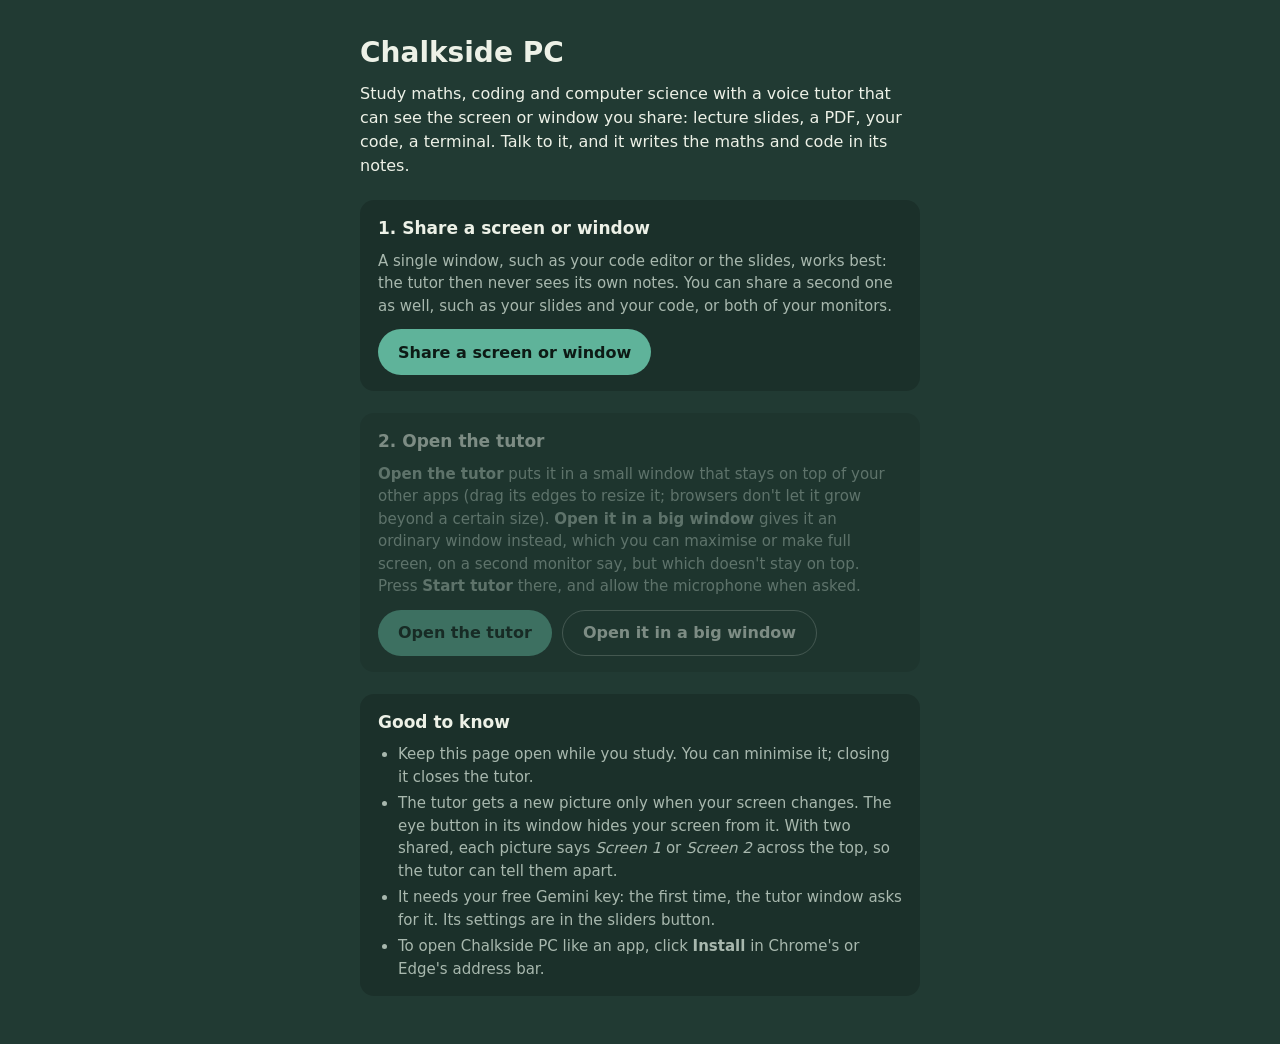
<file: pc/index.html>
<!doctype html>
<html lang="en-GB">
<head>
<meta charset="utf-8">
<meta name="viewport" content="width=device-width, initial-scale=1">
<title>Chalkside PC</title>
<!--
  Chalkside on a computer: a Gemini Live tutor for maths, coding and computer science that sees
  the screen or window you share here. The tutor itself is the same page the Android app floats
  over other apps (../?overlay&pc); here it opens in a window that stays on top (Chrome and Edge),
  or beside these steps where browsers can't do that. js/pcbridge.js connects the two.
-->
<link rel="manifest" href="manifest.webmanifest">
<link rel="icon" href="../icons/icon-192.png">
<meta name="theme-color" content="#213a33">
<style>
  :root { --slate: #213a33; --chalk: #edf1e7; --dim: #a8b8ae; --accent: #5fb39a; --ink: #0d1a15; --bad: #ff8b7e; color-scheme: dark; }
  * { box-sizing: border-box; }
  body { margin: 0; min-height: 100vh; background: var(--slate); color: var(--chalk); font: 16px/1.5 system-ui, "Segoe UI", sans-serif; }
  main { display: grid; grid-template-columns: minmax(0, 560px); justify-content: center; gap: 0 32px; padding: 32px 20px 48px; }
  main.is-beside { grid-template-columns: minmax(0, 460px) minmax(0, 520px); }
  h1 { margin: 0 0 4px; font-size: 28px; }
  h2 { margin: 0 0 6px; font-size: 17px; }
  p { margin: 8px 0; }
  .dim { color: var(--dim); font-size: 15px; }
  .step { margin-top: 22px; padding: 16px 18px; border-radius: 14px; background: rgba(0, 0, 0, 0.18); }
  .step.is-off { opacity: 0.45; }
  .buttons { display: flex; gap: 10px; margin-top: 12px; flex-wrap: wrap; }
  button { height: 46px; padding: 0 20px; border: 0; border-radius: 23px; background: var(--accent); color: var(--ink); font: 700 16px system-ui, sans-serif; cursor: pointer; }
  button.ghost { background: transparent; color: var(--chalk); border: 1px solid rgba(237, 241, 231, 0.4); }
  button:disabled { cursor: default; }
  .status { font-weight: 600; }
  .bad { color: var(--bad); }
  .note { padding: 12px 14px; border-radius: 10px; background: rgba(255, 139, 126, 0.15); }
  ul { margin: 8px 0 0; padding-left: 20px; }
  li + li { margin-top: 4px; }
  #here { display: none; height: min(760px, calc(100vh - 64px)); border-radius: 14px; overflow: hidden; background: var(--slate); box-shadow: 0 0 0 1px rgba(237, 241, 231, 0.14); }
  main.is-beside #here { display: block; position: sticky; top: 32px; }
  [hidden] { display: none !important; }
  @media (max-width: 1040px) { main.is-beside { grid-template-columns: minmax(0, 560px); } main.is-beside #here { position: static; margin-top: 22px; } }
</style>
</head>
<body>
<main id="main">
  <div>
    <h1>Chalkside PC</h1>
    <p>Study maths, coding and computer science with a voice tutor that can see the screen or window you share: lecture slides, a PDF, your code, a terminal. Talk to it, and it writes the maths and code in its notes.</p>
    <p class="note" id="notPc" hidden>This part of Chalkside is for a computer. Open this page in Chrome or Edge on your PC.</p>

    <section class="step" id="step1">
      <h2>1. Share a screen or window</h2>
      <p class="dim">A single window, such as your code editor or the slides, works best: the tutor then never sees its own notes. You can share a second one as well, such as your slides and your code, or both of your monitors.</p>
      <p class="status" id="shareState" role="status"></p>
      <div class="buttons">
        <button type="button" id="share">Share a screen or window</button>
        <button type="button" class="ghost" id="unshare" hidden>Stop sharing</button>
      </div>
      <div id="second" hidden>
        <p class="status" id="share2State" role="status"></p>
        <div class="buttons">
          <button type="button" class="ghost" id="share2">Share a second screen or window</button>
          <button type="button" class="ghost" id="unshare2" hidden>Stop the second</button>
        </div>
      </div>
    </section>

    <section class="step is-off" id="step2">
      <h2>2. Open the tutor</h2>
      <p class="dim" id="openHelp"><strong>Open the tutor</strong> puts it in a small window that stays on top of your other apps (drag its edges to resize it; browsers don't let it grow beyond a certain size). <strong>Open it in a big window</strong> gives it an ordinary window instead, which you can maximise or make full screen, on a second monitor say, but which doesn't stay on top. Press <strong>Start tutor</strong> there, and allow the microphone when asked.</p>
      <p class="status" id="tutorState" role="status"></p>
      <div class="buttons">
        <button type="button" id="open" disabled>Open the tutor</button>
        <button type="button" class="ghost" id="openBig" disabled>Open it in a big window</button>
        <button type="button" class="ghost" id="move" hidden></button>
        <button type="button" class="ghost" id="close" hidden>Close the tutor</button>
      </div>
    </section>

    <section class="step">
      <h2>Good to know</h2>
      <ul class="dim">
        <li>Keep this page open while you study. You can minimise it; closing it closes the tutor.</li>
        <li>The tutor gets a new picture only when your screen changes. The eye button in its window hides your screen from it. With two shared, each picture says <em>Screen 1</em> or <em>Screen 2</em> across the top, so the tutor can tell them apart.</li>
        <li>It needs your free Gemini key: the first time, the tutor window asks for it. Its settings are in the sliders button.</li>
        <li>To open Chalkside PC like an app, click <strong>Install</strong> in Chrome's or Edge's address bar.</li>
      </ul>
    </section>
  </div>
  <div id="here"></div>
</main>

<script type="module">
import { PcScreen } from '../js/pccapture.js';

const $ = (s) => document.querySelector(s);
const params = new URLSearchParams(location.search);
const TUTOR = new URL(`../?overlay&pc${params.has('mock') ? '&mock' : ''}`, location.href).href;
const screen = new PcScreen();
const screen2 = new PcScreen(); // a second screen or window, if you share one
let pip = null; // the window that stays on top, where browsers have them
let big = null; // or an ordinary window, as big as you like
let bigGone = null; // tidies up after it
let frame = null; // the tutor
let where = ''; // where it is: 'top', 'big' or 'beside' (these steps)
let moving = false; // to another window: the screens stay shared
let panelSize = [520, 740];

const touchOnly = /Android|iPhone|iPad|iPod/i.test(navigator.userAgent) || (navigator.platform === 'MacIntel' && navigator.maxTouchPoints > 1);
if (touchOnly || !navigator.mediaDevices?.getDisplayMedia) {
  $('#notPc').hidden = false;
  $('#share').disabled = true;
}
if ('serviceWorker' in navigator && location.protocol === 'https:') navigator.serviceWorker.register('../sw.js', { scope: '../' }).catch(() => {});

const WHERE = {
  top: 'The tutor is open in a small window that stays on top of your other apps. Drag its edges to resize it.',
  big: 'The tutor is open in a big window: maximise it, or press the full-screen button in its bar. It doesn’t stay on top of other apps.',
  beside: 'The tutor is beside these steps. Your browser can’t keep it on top of other apps, so put this window beside your work.',
};

function render() {
  const sharing = screen.sharing, sharing2 = screen2.sharing;
  $('#shareState').textContent = sharing ? `Sharing: ${screen.label}.` : '';
  $('#share').textContent = sharing ? 'Share something else' : 'Share a screen or window';
  $('#unshare').hidden = !sharing;
  $('#second').hidden = !sharing && !sharing2;
  $('#share2State').textContent = sharing2 ? `Also sharing: ${screen2.label}.` : '';
  $('#share2').textContent = sharing2 ? 'Share a different second one' : 'Share a second screen or window';
  $('#unshare2').hidden = !sharing2;
  // With two, every picture says which screen it is.
  screen.setStrip(sharing && sharing2 ? `Screen 1 · ${screen.label}` : '');
  screen2.setStrip(sharing2 ? `Screen 2 · ${screen2.label}` : '');
  const any = sharing || sharing2;
  $('#step2').classList.toggle('is-off', !any && !frame);
  $('#open').disabled = $('#openBig').disabled = !any || !!frame;
  $('#open').hidden = $('#openBig').hidden = !!frame;
  $('#move').hidden = !frame || where === 'beside';
  $('#move').textContent = where === 'big' ? 'Move it to a window on top' : 'Move it to a big window';
  $('#close').hidden = !frame;
  $('#tutorState').textContent = frame ? WHERE[where] : '';
}

// What the tutor page reaches for as window.parent.chalksidePc (see js/pcbridge.js).
function hostFor(win, kind) {
  return {
    screen,
    screen2,
    kind, // 'top', 'big' or 'beside'
    floating: win !== window, // in its own window, rather than beside these steps
    close: () => closeTutor(),
    // The tutor's small bar or its panel with the notes: fit the window that stays on top.
    // A big window keeps the size you give it.
    resize(mode, w, h) {
      if (win === window || kind === 'big') return;
      try {
        const dw = win.outerWidth - win.innerWidth;
        const dh = win.outerHeight - win.innerHeight;
        if (mode === 'bubble') {
          if (win.innerHeight > h + 40) panelSize = [win.innerWidth, win.innerHeight];
          win.resizeTo(w + dw, h + dh);
        } else {
          win.resizeTo(panelSize[0] + dw, panelSize[1] + dh);
        }
      } catch {
        /* the browser said no: keep the size */
      }
    },
  };
}

// fullscreen: only a big window can let the tutor fill the screen.
function makeFrame(doc, { fullscreen = false } = {}) {
  const f = doc.createElement('iframe');
  f.src = TUTOR;
  f.title = 'Chalkside tutor';
  f.allow = `microphone; display-capture; autoplay; screen-wake-lock; clipboard-write${fullscreen ? '; fullscreen' : ''}`;
  Object.assign(f.style, { border: '0', width: '100%', height: '100%', display: 'block' });
  return f;
}

// A window of ours (on top, or big) made ready for the tutor.
function dress(win) {
  const d = win.document;
  d.title = 'Chalkside tutor';
  d.documentElement.style.height = '100%';
  Object.assign(d.body.style, { margin: '0', height: '100%', background: '#213a33', overflow: 'hidden' });
  return d;
}

async function share(which = screen) {
  const state = which === screen ? $('#shareState') : $('#share2State');
  state.classList.remove('bad');
  try {
    await which.start();
  } catch (err) {
    state.textContent = err?.name === 'NotAllowedError' ? 'Sharing was cancelled.' : `Couldn't share: ${err?.message || err}`;
    state.classList.add('bad');
    return;
  }
  render();
  if (which === screen2) return;
  // Ask for the microphone here too, where the browser shows the question clearly.
  try {
    const s = await navigator.mediaDevices.getUserMedia({ audio: true });
    s.getTracks().forEach((t) => t.stop());
  } catch {
    /* the tutor window asks again, and its settings explain how to allow it */
  }
}

async function openTutor() {
  if (frame) return;
  if ('documentPictureInPicture' in window) {
    try {
      pip = await documentPictureInPicture.requestWindow({ width: panelSize[0], height: panelSize[1] });
      const d = dress(pip);
      pip.chalksidePc = hostFor(pip, 'top');
      frame = makeFrame(d);
      d.body.append(frame);
      where = 'top';
      pip.addEventListener('pagehide', () => {
        pip = null;
        frame = null;
        tutorClosed();
      });
      render();
      return;
    } catch (err) {
      console.warn('[chalkside] No window that stays on top:', err);
      pip = null;
    }
  }
  openBeside();
}

// An ordinary window, filling the screen to start with: maximise it, move it to another monitor,
// or let the tutor go full screen. Browsers cap the size of a window that stays on top.
function openBig() {
  if (frame) return;
  const s = window.screen;
  const win = window.open('', 'chalkside-tutor', `popup,left=${s.availLeft ?? 0},top=${s.availTop ?? 0},width=${s.availWidth},height=${s.availHeight}`);
  if (!win) {
    openBeside();
    $('#tutorState').textContent = 'Your browser blocked the big window, so the tutor is beside these steps. To use the big window, allow pop-ups for this site (the icon at the right of the address bar), close the tutor and open it again.';
    return;
  }
  big = win;
  const d = dress(win);
  win.chalksidePc = hostFor(win, 'big');
  frame = makeFrame(d, { fullscreen: true });
  d.body.replaceChildren(frame);
  where = 'big';
  const gone = () => {
    if (big !== win) return;
    clearInterval(watch);
    big = null;
    frame = null;
    tutorClosed();
  };
  const watch = setInterval(() => win.closed && gone(), 800);
  win.addEventListener('pagehide', gone);
  bigGone = gone;
  win.focus();
  render();
}

// No window that stays on top: the tutor goes beside these steps.
function openBeside() {
  window.chalksidePc = hostFor(window, 'beside');
  frame = makeFrame(document);
  $('#here').append(frame);
  $('#main').classList.add('is-beside');
  where = 'beside';
  render();
}

function closeTutor() {
  if (pip) return pip.close(); // its pagehide does the rest
  if (big) {
    big.close();
    return bigGone?.();
  }
  frame?.remove();
  frame = null;
  tutorClosed();
}

function tutorClosed() {
  $('#main').classList.remove('is-beside');
  if (!moving) {
    screen.stop();
    screen2.stop();
  }
  render();
}

// From the window on top to a big one, or back. The tutor starts again there (press Start tutor);
// the lesson carries on, and the screens stay shared.
async function moveTutor() {
  const to = where === 'big' ? 'top' : 'big';
  moving = true;
  closeTutor();
  for (let i = 0; i < 20 && frame; i++) await new Promise((r) => setTimeout(r, 50));
  moving = false;
  if (to === 'big') openBig();
  else await openTutor();
}

for (const [which, state, again] of [
  [screen, '#shareState', 'Share it again here.'],
  [screen2, '#share2State', 'Share it again here if you want both.'],
]) {
  which.addEventListener('ended', () => {
    render();
    const still = which === screen ? screen2.sharing : screen.sharing;
    $(state).textContent = still ? `That one has stopped; the tutor still sees the other. ${again}` : 'Sharing has stopped, so the tutor can’t see your screen. Share it again here.';
    $(state).classList.add('bad');
  });
}
$('#share').addEventListener('click', () => share(screen));
$('#share2').addEventListener('click', () => share(screen2));
for (const [which, button] of [
  [screen, '#unshare'],
  [screen2, '#unshare2'],
]) {
  $(button).addEventListener('click', () => {
    which.stop();
    which.dispatchEvent(new Event('ended'));
  });
}
$('#open').addEventListener('click', openTutor);
$('#openBig').addEventListener('click', openBig);
$('#move').addEventListener('click', moveTutor);
$('#close').addEventListener('click', closeTutor);
addEventListener('pagehide', () => big?.close()); // the tutor needs this page
render();
</script>
</body>
</html>
</file>
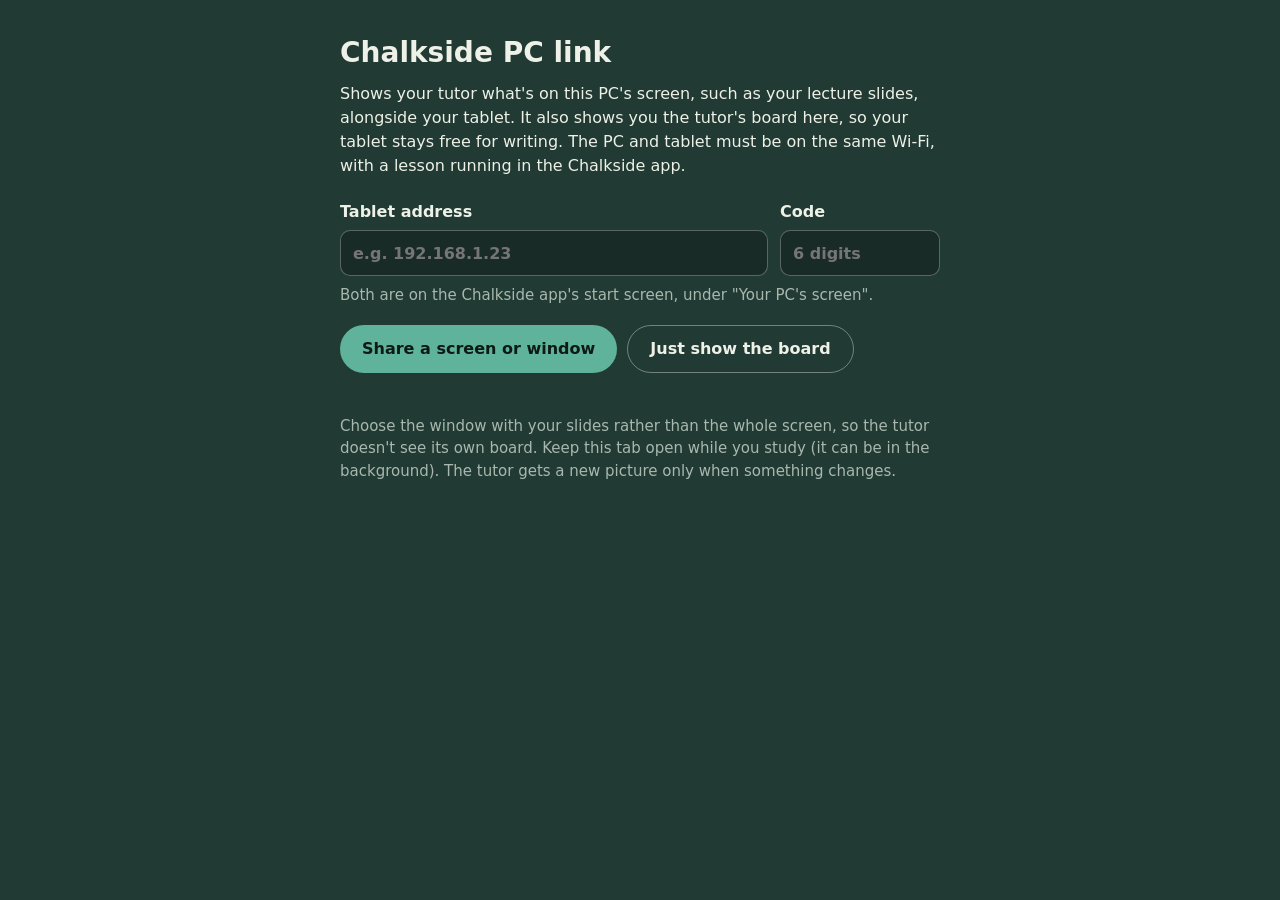
<file: pclink/index.html>
<!doctype html>
<html lang="en-GB">
<head>
<meta charset="utf-8">
<meta name="viewport" content="width=device-width, initial-scale=1">
<title>Chalkside PC link</title>
<!--
  Links this PC to the Chalkside app on your tablet, over your Wi-Fi (port 8792, with the app's code).
  It shows the tutor what's on this PC's screen (lecture slides, say) alongside the tablet's own, and
  shows you the tutor's board here, so the tablet stays free for writing. Self-contained, so it also
  works saved as a file. It sends a picture of the shared screen or window at most once a second,
  and only when it has changed; it asks the tablet for the board a few times a second.
-->
<style>
  :root { --slate: #213a33; --chalk: #edf1e7; --dim: #a8b8ae; --accent: #5fb39a; --ink: #0d1a15; --bad: #ff8b7e; color-scheme: dark; }
  * { box-sizing: border-box; }
  body { margin: 0; min-height: 100vh; display: flex; flex-direction: column; background: var(--slate); color: var(--chalk); font: 16px/1.5 system-ui, "Segoe UI", sans-serif; }
  main { width: 100%; max-width: 640px; margin: 0 auto; padding: 32px 20px 24px; }
  h1 { margin: 0 0 4px; font-size: 28px; }
  p { margin: 8px 0; }
  .dim { color: var(--dim); font-size: 15px; }
  .fields { display: grid; grid-template-columns: 1fr 160px; gap: 12px; margin: 22px 0 8px; }
  label { display: grid; gap: 6px; font-weight: 600; min-width: 0; }
  input { width: 100%; height: 46px; padding: 0 12px; border-radius: 10px; border: 1px solid rgba(237, 241, 231, 0.3); background: rgba(0, 0, 0, 0.25); color: var(--chalk); font: inherit; }
  .buttons { display: flex; gap: 10px; margin: 18px 0 10px; flex-wrap: wrap; }
  button { height: 48px; padding: 0 22px; border: 0; border-radius: 24px; background: var(--accent); color: var(--ink); font: 700 16px system-ui, sans-serif; cursor: pointer; }
  button.ghost { background: transparent; color: var(--chalk); border: 1px solid rgba(237, 241, 231, 0.4); }
  button:disabled { opacity: 0.5; cursor: default; }
  #status { min-height: 1.5em; font-weight: 600; }
  #status.bad { color: var(--bad); }
  #preview { display: block; width: 100%; margin-top: 16px; border-radius: 10px; background: rgba(0, 0, 0, 0.25); }
  .note { padding: 12px 14px; border-radius: 10px; background: rgba(255, 139, 126, 0.15); }
  /* Once the board is here, the setup shrinks to a strip and the board takes the rest of the window. */
  body.is-board main { max-width: 1100px; padding: 12px 20px 8px; }
  body.is-board .intro, body.is-board .tip, body.is-board #preview, body.is-board h1 { display: none; }
  body.is-board .fields { margin: 0; }
  body.is-board .buttons { margin: 10px 0 4px; }
  body.is-board button { height: 40px; padding: 0 18px; font-size: 15px; }
  #boardArea { flex: 1; display: flex; flex-direction: column; width: 100%; min-height: 460px; padding: 0 20px 20px; }
  /* The board fills the window until you drag its edges; then it keeps the size you gave it. */
  #boardBox { position: relative; flex: 1; width: 100%; min-width: 300px; min-height: 260px; margin: 0 auto; }
  #boardBox.is-sized { flex: none; margin: 0; }
  #boardBox:fullscreen .grip { display: none; }
  #boardFrame { display: block; width: 100%; height: 100%; border: 0; border-radius: 14px; background: #1c312b; }
  .grip { position: absolute; z-index: 2; touch-action: none; }
  .grip--x { top: 14px; bottom: 14px; right: -9px; width: 14px; cursor: ew-resize; }
  .grip--y { left: 14px; right: 14px; bottom: -9px; height: 14px; cursor: ns-resize; }
  .grip--xy { right: -9px; bottom: -9px; width: 26px; height: 26px; cursor: nwse-resize; }
  .grip--x::after, .grip--y::after { content: ""; position: absolute; border-radius: 3px; background: rgba(237, 241, 231, 0.35); }
  .grip--x::after { top: 50%; left: 5px; width: 4px; height: 44px; margin-top: -22px; }
  .grip--y::after { left: 50%; top: 5px; width: 44px; height: 4px; margin-left: -22px; }
  .grip--xy::after { content: ""; position: absolute; right: 6px; bottom: 6px; width: 12px; height: 12px; border-right: 3px solid rgba(237, 241, 231, 0.55); border-bottom: 3px solid rgba(237, 241, 231, 0.55); border-radius: 0 0 4px 0; }
  .grip:hover::after { background-color: rgba(237, 241, 231, 0.7); }
  .grip--xy:hover::after { background: none; border-color: rgba(237, 241, 231, 0.9); }
  .sizeHelp { margin: 10px auto 0; width: 100%; font-size: 14px; }
  #boardBox.is-sized + .sizeHelp { margin-left: 0; }
  .sizeHelp button { height: auto; padding: 0; border: 0; background: none; color: var(--accent); font: inherit; font-weight: 600; text-decoration: underline; cursor: pointer; }
  #boardAway { margin: 8px 0; padding: 16px 18px; border-radius: 14px; background: rgba(0, 0, 0, 0.25); }
  [hidden] { display: none !important; }
  @media (max-width: 560px) { .fields, body.is-board .fields { grid-template-columns: 1fr; } }
</style>
</head>
<body>
<main>
  <h1>Chalkside PC link</h1>
  <p class="intro">Shows your tutor what's on this PC's screen, such as your lecture slides, alongside your tablet. It also shows you the tutor's board here, so your tablet stays free for writing. The PC and tablet must be on the same Wi-Fi, with a lesson running in the Chalkside app.</p>

  <div class="note" id="getFile" hidden>
    <p><strong>First, put this page on your PC.</strong> Browsers don't let a website reach your tablet over Wi-Fi, so the PC link runs as a file on your PC.</p>
    <p id="getFileSteps">Click <strong>Download</strong>, then open the file it saves. It opens in your browser, ready to use. Keep it somewhere handy, such as your desktop, for next time.</p>
    <div class="buttons"><button type="button" id="download">Download</button></div>
  </div>

  <div id="link">
  <div class="fields">
    <label>Tablet address <input id="addr" placeholder="e.g. 192.168.1.23" autocomplete="off" spellcheck="false"></label>
    <label>Code <input id="code" placeholder="6 digits" inputmode="numeric" maxlength="6" autocomplete="off"></label>
  </div>
  <p class="dim tip">Both are on the Chalkside app's start screen, under "Your PC's screen".</p>

  <div class="buttons">
    <button type="button" id="share">Share a screen or window</button>
    <button type="button" class="ghost" id="stop" hidden>Stop sharing</button>
    <button type="button" class="ghost" id="boardOnly">Just show the board</button>
  </div>
  <p id="status" role="status"></p>
  <p class="dim tip">Choose the window with your slides rather than the whole screen, so the tutor doesn't see its own board. Keep this tab open while you study (it can be in the background). The tutor gets a new picture only when something changes.</p>
  <canvas id="preview" hidden></canvas>
  </div>
</main>

<section id="boardArea" hidden aria-label="The tutor's board">
  <div id="boardBox">
    <iframe id="boardFrame" title="The tutor's board"></iframe>
    <div class="grip grip--x" data-grip="x" title="Drag to make the board wider or narrower"></div>
    <div class="grip grip--y" data-grip="y" title="Drag to make the board taller or shorter"></div>
    <div class="grip grip--xy" data-grip="xy" title="Drag to resize the board"></div>
  </div>
  <p class="dim sizeHelp" id="sizeHelp">Drag the board's right edge, bottom edge or corner to resize it. <button type="button" id="fitBoard" hidden>Fit it to the window again</button></p>
  <div id="boardAway" hidden>
    <p>The board is in its own window, on top of your other windows. Move it with its title bar, and drag its edges to resize it.</p>
    <div class="buttons"><button type="button" class="ghost" id="dock">Bring it back here</button></div>
  </div>
</section>

<script>
(() => {
  const PORT = 8792;
  const MAX_SIDE = 1280; // sharper than the tablet's own pictures, for small text on slides
  const $ = (s) => document.querySelector(s);
  const addr = $('#addr'), code = $('#code'), status = $('#status'), preview = $('#preview');
  const share = $('#share'), stopBtn = $('#stop'), boardOnly = $('#boardOnly');

  // From the website (https), the browser blocks plain http to the tablet as mixed content,
  // so offer this page as a file. Opened from a file, it can reach the tablet.
  if (location.protocol === 'https:') {
    $('#getFile').hidden = false;
    $('#link').hidden = true;
    $('#download').addEventListener('click', async () => {
      const html = await fetch(location.href, { cache: 'no-store' }).then((r) => r.text());
      const a = document.createElement('a');
      a.href = URL.createObjectURL(new Blob([html], { type: 'text/html' }));
      a.download = 'Chalkside PC link.html';
      a.click();
      setTimeout(() => URL.revokeObjectURL(a.href), 60000);
      $('#getFileSteps').innerHTML =
        'Now open <strong>Chalkside PC link.html</strong> from your downloads (<strong>Ctrl+J</strong> lists them). Keep it somewhere handy, such as your desktop, for next time.';
    });
  }
  const store = (k, v) => {
    try {
      if (v === undefined) return localStorage.getItem(k);
      localStorage.setItem(k, v);
    } catch {}
    return v;
  };
  addr.value = store('chalkside-pc:addr') || '';
  code.value = store('chalkside-pc:code') || '';

  let stream = null, screen = null, ticker = null, busy = false, tick = 0;
  let prevSig = null, sentSig = null, sentAt = 0;

  const say = (text, bad = false) => {
    status.textContent = text;
    status.classList.toggle('bad', bad);
  };
  const linked = () =>
    say(sentAt ? `Linked: the tutor can see this screen. Newest picture sent at ${new Date(sentAt).toLocaleTimeString('en-GB')}.` : 'Linked: sending the first picture…');

  // "192.168.1.23", or a pasted "http://192.168.1.23:8792/", as host:port.
  function host() {
    const h = addr.value.trim().replace(/^https?:\/\//i, '').replace(/\/.*$/, '');
    return /:\d+$/.test(h) ? h : `${h}:${PORT}`;
  }

  function call(path, init = {}) {
    const opts = { cache: 'no-store', ...init, headers: { 'X-Chalkside-Code': code.value.trim(), ...init.headers } };
    return fetch(`http://${host()}${path}`, opts);
  }

  // A problem with the link, in words.
  function trouble(res) {
    if (!res) return "Can't reach the tablet. Is a lesson running in Chalkside, and are both on the same Wi-Fi? Check the address too.";
    if (res.status === 403) return "Wrong code. Check it on the Chalkside app's start screen.";
    if (res.status === 429) return 'Too many wrong codes: wait a minute, then try again.';
    return `The tablet said no (${res.status}).`;
  }

  // The number of pictures the tablet has from this PC in the current lesson.
  async function hello() {
    try {
      const res = await call('/hello');
      if (!res.ok) return { error: trouble(res) };
      return { seq: (await res.json()).seq };
    } catch {
      return { error: trouble(null) };
    }
  }

  // A worker's timer keeps a steady beat when this tab is in the background; the page's own slows down.
  function startTicker(fn, ms = 1000) {
    try {
      const src = `setInterval(() => postMessage(0), ${ms});`;
      const w = new Worker(URL.createObjectURL(new Blob([src], { type: 'text/javascript' })));
      w.onmessage = fn;
      return { stop: () => w.terminate() };
    } catch {
      const id = setInterval(fn, ms);
      return { stop: () => clearInterval(id) };
    }
  }

  // Keeps the newest picture of the shared screen: get() gives {img, w, h}, or null before the first.
  // MediaStreamTrackProcessor hands over every frame even while this tab is in the background,
  // whatever the browser does about drawing it; a <video> is the fallback.
  function follow(track) {
    if (typeof MediaStreamTrackProcessor === 'function') {
      try {
        const reader = new MediaStreamTrackProcessor({ track }).readable.getReader();
        let frame = null, stopped = false;
        (async () => {
          for (;;) {
            const { value, done } = await reader.read();
            if (done) break;
            if (stopped) {
              value.close();
              break;
            }
            frame?.close();
            frame = value;
          }
        })().catch(() => {});
        return {
          get: () => frame && { img: frame, w: frame.displayWidth, h: frame.displayHeight },
          stop() {
            stopped = true;
            reader.cancel().catch(() => {});
            frame?.close();
            frame = null;
          },
        };
      } catch {}
    }
    const video = document.createElement('video');
    video.muted = true;
    video.playsInline = true;
    video.srcObject = new MediaStream([track]);
    video.play().catch(() => {});
    return {
      get: () => (video.readyState >= 2 && video.videoWidth ? { img: video, w: video.videoWidth, h: video.videoHeight } : null),
      stop: () => (video.srcObject = null),
    };
  }

  // A 32 x 20 grid of average brightness, to tell whether anything on the screen has changed.
  // Each cell averages 20 x 20 pixels of a 640 x 400 copy: shrinking straight to 32 x 20 would
  // look at a few pixels per cell and miss small changes, like the next line of a slide.
  const GRID_W = 32, GRID_H = 20, CELL = 20;
  const small = document.createElement('canvas');
  small.width = GRID_W * CELL;
  small.height = GRID_H * CELL;
  const smallG = small.getContext('2d', { willReadFrequently: true });
  smallG.imageSmoothingQuality = 'high';
  function signature(img) {
    smallG.drawImage(img, 0, 0, small.width, small.height);
    const d = smallG.getImageData(0, 0, small.width, small.height).data;
    const sums = new Float32Array(GRID_W * GRID_H);
    for (let y = 0; y < small.height; y++) {
      const row = ((y / CELL) | 0) * GRID_W;
      for (let x = 0; x < small.width; x++) {
        const i = (y * small.width + x) * 4;
        sums[row + ((x / CELL) | 0)] += d[i] * 0.299 + d[i + 1] * 0.587 + d[i + 2] * 0.114;
      }
    }
    return sums.map((s) => s / (CELL * CELL));
  }
  // How much two grids differ, summed over the cells. The mouse pointer moving somewhere else
  // comes to about 13; a few changed numbers on a slide, 50; the next slide, hundreds.
  const CHANGED = 20;
  function differs(a, b) {
    let sum = 0;
    for (let i = 0; i < a.length; i++) sum += Math.abs(a[i] - b[i]);
    return sum >= CHANGED;
  }

  async function onTick() {
    if (busy || !stream) return;
    busy = true;
    try {
      await step();
    } finally {
      busy = false;
    }
  }

  async function step() {
    // Every few seconds, check the link, and whether the tablet needs the picture again (a new lesson).
    if (tick++ % 5 === 0) {
      const h = await hello();
      if (h.error) return say(h.error, true);
      if (h.seq === 0) sentSig = null;
      if (status.classList.contains('bad')) linked();
    }
    const shot = screen?.get();
    if (!shot) return;
    const sig = signature(shot.img);
    const settled = prevSig && !differs(prevSig, sig);
    prevSig = sig;
    if (sentSig && !differs(sentSig, sig)) return; // the tutor has this already
    // Wait for slides to finish changing or a page to stop scrolling, but not for ever (a video, say).
    if (sentSig && !settled && Date.now() - sentAt < 6000) return;
    const scale = Math.min(1, MAX_SIDE / Math.max(shot.w, shot.h));
    preview.width = Math.round(shot.w * scale);
    preview.height = Math.round(shot.h * scale);
    const g = preview.getContext('2d');
    g.imageSmoothingQuality = 'high'; // keeps small text readable when a big screen shrinks
    g.drawImage(shot.img, 0, 0, preview.width, preview.height);
    preview.hidden = false;
    const blob = await new Promise((r) => preview.toBlob(r, 'image/jpeg', 0.8));
    if (!blob || !stream) return;
    try {
      const res = await call('/frame', { method: 'POST', headers: { 'Content-Type': 'image/jpeg' }, body: blob });
      if (!res.ok) return say(trouble(res), true);
      sentSig = sig;
      sentAt = Date.now();
      linked();
    } catch {
      say(trouble(null), true);
    }
  }

  // The address and code, saved; false (with a message) if they're missing.
  function details() {
    const a = addr.value.trim(), c = code.value.trim();
    store('chalkside-pc:addr', a);
    store('chalkside-pc:code', c);
    if (!a || !/^\d{6}$/.test(c)) {
      say('Enter the tablet address and the 6-digit code first.', true);
      return false;
    }
    return true;
  }

  async function start() {
    if (!details()) return;
    if (!navigator.mediaDevices?.getDisplayMedia) return say("This browser can't share a screen. Use Chrome or Edge.", true);
    share.disabled = true;
    say('Checking the link…');
    const h = await hello();
    if (h.error) {
      share.disabled = false;
      return say(h.error, true);
    }
    showBoard();
    try {
      stream = await navigator.mediaDevices.getDisplayMedia({
        video: { frameRate: { max: 5 } },
        audio: false,
        selfBrowserSurface: 'exclude', // not this page itself
      });
    } catch {
      share.disabled = false;
      return say('Sharing was cancelled. The board still shows here.', true);
    }
    const track = stream.getVideoTracks()[0];
    track.addEventListener('ended', stop); // Chrome's own "Stop sharing" button
    screen = follow(track);
    prevSig = sentSig = null;
    sentAt = 0;
    tick = 0;
    ticker = startTicker(onTick);
    share.disabled = false;
    share.hidden = true;
    stopBtn.hidden = false;
    linked();
  }

  function stop() {
    if (!stream) return;
    ticker?.stop();
    ticker = null;
    screen?.stop();
    screen = null;
    stream.getTracks().forEach((t) => t.stop());
    stream = null;
    share.hidden = false;
    stopBtn.hidden = true;
    say('Stopped. The tutor no longer sees this PC, but the board still shows here.');
  }

  // ---- the tutor's board, from the tablet ------------------------------------------------------
  //
  // The tablet draws the board as on its own screen and hands it over as HTML, with the captions
  // and what the tutor is doing. It's shown in a document of its own with the app's styles: a
  // frame on this page, or a window that stays on top of the others (Chrome and Edge).

  const SITE = 'https://jawedyari87-hue.github.io/chalkside/';
  const STYLES = [
    { href: 'https://fonts.googleapis.com/css2?family=Atkinson+Hyperlegible+Next:wght@400;600;700&family=Kalam:wght@400;700&display=swap' },
    { href: 'https://cdnjs.cloudflare.com/ajax/libs/KaTeX/0.16.11/katex.min.css', integrity: 'sha384-nB0miv6/jRmo5UMMR1wu3Gz6NLsoTkbqJghGIsx//Rlm+ZU03BU6SQNC66uf4l5+' },
    { href: 'https://cdnjs.cloudflare.com/ajax/libs/highlight.js/11.10.0/styles/atom-one-dark.min.css', integrity: 'sha512-Jk4AqjWsdSzSWCSuQTfYRIF84Rq/eV0G2+tu07byYwHcbTGfdmLrHjUSwvzp5HvbiqK4ibmNwdcG49Y5RGYPTg==' },
  ];
  const BOARD_CSS = `
    html, body { height: 100%; margin: 0; background: var(--slate); }
    .board-panel { height: 100%; border-radius: 0; box-shadow: none; }
    .pcb-status { flex: none; padding: 3px 10px; border-radius: 12px; background: rgba(0, 0, 0, 0.25); color: var(--chalk-dim); font-size: 13px; font-weight: 600; white-space: nowrap; }
    .pcb-note { margin: 0; padding: 6px 10px; border-radius: 8px; background: rgba(240, 166, 184, 0.16); color: var(--chalk); font-size: 14px; }
    .captions__line--tutor { -webkit-line-clamp: 3; }
    .asks { display: flex; } /* the app hides them on narrow screens; a narrow window on a PC has room */
    .type-ask .btn { width: 64px; }
    .ask-chip:hover, .chalk-btn:hover { background: rgba(237, 241, 231, 0.08); }
    @media (max-width: 520px) { .board-head__label { display: none; } }`;
  const BOARD_BODY = `
    <div class="board-panel">
      <header class="board-head">
        <h1 class="board-head__label">Board</h1>
        <span class="board-head__title" id="pageTitle"></span>
        <span class="pcb-status" id="state" role="status">Connecting…</span>
        <div class="board-head__tools">
          <button type="button" class="chalk-btn" id="smaller" aria-label="Smaller writing">A−</button>
          <button type="button" class="chalk-btn" id="bigger" aria-label="Larger writing">A+</button>
          <button type="button" class="chalk-btn" id="full" hidden>Full screen</button>
          <button type="button" class="chalk-btn" id="move" hidden></button>
        </div>
      </header>
      <div class="board-body">
        <div class="board-scroll" id="scroll"><div class="board" id="board"><div class="board-empty"><p>The tutor writes here as they explain.</p></div></div></div>
        <button type="button" class="new-pill" id="pill" hidden>New on the board</button>
      </div>
      <footer class="board-foot">
        <p class="pcb-note" id="note" hidden></p>
        <div class="captions"><span class="captions__line captions__line--you" id="you"></span><span class="captions__line captions__line--tutor" id="tutor">What the tutor says appears here.</span></div>
        <div class="asks">
          <button type="button" class="ask-chip" data-ask="check">Check my working</button>
          <button type="button" class="ask-chip" data-text="Can you explain what's on my PC screen right now?">Explain my PC screen</button>
          <button type="button" class="ask-chip" data-ask="hint">Hint</button>
          <button type="button" class="ask-chip" data-ask="explain">Explain differently</button>
        </div>
        <form class="type-ask" id="form" autocomplete="off">
          <input id="input" type="text" placeholder="Type to the tutor…" aria-label="Type a message to the tutor" enterkeyhint="send">
          <button type="submit" class="btn btn--chalk btn--sm">Send</button>
        </form>
      </footer>
    </div>`;

  const boardArea = $('#boardArea'), frame = $('#boardFrame'), away = $('#boardAway');
  const last = { board: null, live: null, b: -1, l: -1, run: 0, note: '' };
  let view = null, pip = null, poller = null, polling = false, failures = 0, quietUntil = 0;

  // The look comes from the website the tablet runs (or a test copy on this PC).
  function siteOf(url) {
    return typeof url === 'string' && /^(https:\/\/jawedyari87-hue\.github\.io\/|http:\/\/(localhost|127\.0\.0\.1)(:\d+)?\/)/.test(url) ? url : SITE;
  }

  // The tablet's own drawing of the notes; anything that could run code comes out all the same.
  function clean(root) {
    root.querySelectorAll('script, iframe, object, embed, link, meta, base, form').forEach((el) => el.remove());
    for (const el of root.querySelectorAll('*')) {
      for (const a of [...el.attributes]) {
        const v = a.value.replace(/[\s\x00-\x1f]+/g, '').toLowerCase();
        if (a.name.toLowerCase().startsWith('on') || (/(^|:)(href|src|action|formaction)$/i.test(a.name) && v.startsWith('javascript:'))) el.removeAttribute(a.name);
      }
    }
  }

  // Draws the board in a document (the frame here, or the floating window).
  function makeView(doc, floating) {
    doc.documentElement.lang = 'en-GB';
    doc.head.innerHTML = '<meta charset="utf-8"><title>Chalkside board</title>';
    for (const s of [...STYLES, { href: `${siteOf(last.board?.site)}css/app.css`, id: 'look' }]) {
      const link = doc.createElement('link');
      link.rel = 'stylesheet';
      link.href = s.href;
      if (s.id) link.id = s.id;
      if (s.integrity) Object.assign(link, { integrity: s.integrity, crossOrigin: 'anonymous', referrerPolicy: 'no-referrer' });
      doc.head.append(link);
    }
    const style = doc.createElement('style');
    style.textContent = BOARD_CSS;
    doc.head.append(style);
    doc.body.innerHTML = BOARD_BODY;
    const q = (s) => doc.querySelector(s);
    const boardEl = q('#board'), scroll = q('#scroll'), pill = q('#pill'), move = q('#move');
    const drawn = new WeakMap(); // block element -> the HTML it was made from
    const nearBottom = () => scroll.scrollHeight - scroll.scrollTop - scroll.clientHeight < 140;
    const toEnd = (smooth = true) => requestAnimationFrame(() => scroll.scrollTo({ top: scroll.scrollHeight, behavior: smooth ? 'smooth' : 'auto' }));

    const setScale = (v) => {
      const s = Math.round(Math.min(1.7, Math.max(0.8, v)) * 10) / 10;
      boardEl.style.setProperty('--board-scale', String(s));
      store('chalkside-pc:scale', String(s));
      return s;
    };
    let scale = setScale(Number(store('chalkside-pc:scale')) || 1);
    q('#smaller').addEventListener('click', () => (scale = setScale(scale - 0.1)));
    q('#bigger').addEventListener('click', () => (scale = setScale(scale + 0.1)));
    // Here on the page, the board can fill the whole screen; Esc brings it back.
    const full = q('#full');
    if (!floating && document.fullscreenEnabled) {
      full.hidden = false;
      const label = () => (full.textContent = document.fullscreenElement ? 'Leave full screen' : 'Full screen');
      full.addEventListener('click', () => (document.fullscreenElement ? document.exitFullscreen() : boardBox.requestFullscreen()).catch(() => {}));
      document.addEventListener('fullscreenchange', label);
      label();
    }
    if (floating || 'documentPictureInPicture' in window) {
      move.hidden = false;
      move.textContent = floating ? 'Back to the page' : 'Keep on top';
      move.title = floating ? 'Put the board back on the Chalkside PC link page' : 'Show the board in a window that stays on top of your other windows';
      move.addEventListener('click', () => (floating ? dockBoard() : floatBoard()));
    }
    pill.addEventListener('click', () => {
      pill.hidden = true;
      toEnd();
    });
    scroll.addEventListener('scroll', () => nearBottom() && (pill.hidden = true), { passive: true });
    for (const chip of doc.querySelectorAll('[data-ask], [data-text]')) {
      chip.addEventListener('click', () => sayToTablet(chip.dataset.ask ? { ask: chip.dataset.ask } : { text: chip.dataset.text }));
    }
    q('#form').addEventListener('submit', (e) => {
      e.preventDefault();
      const input = q('#input');
      const text = input.value.trim();
      if (!text) return;
      input.value = '';
      sayToTablet({ text });
    });

    const v = {
      board(state) {
        const look = q('#look');
        const href = `${siteOf(state.site)}css/app.css`;
        if (look.href !== href) look.href = href;
        q('#pageTitle').textContent = [state.page?.title, state.page?.n > 1 ? `page ${state.page.n}` : ''].filter(Boolean).join(' · ');
        doc.title = state.lesson ? `${state.lesson} · Chalkside board` : 'Chalkside board';
        const first = !boardEl.querySelector('.blk'); // no animation for what was there before
        const stick = first || nearBottom();
        const have = new Map([...boardEl.querySelectorAll(':scope > .blk')].map((el) => [el.dataset.id, el]));
        let i = 0, added = false;
        boardEl.querySelector(':scope > .board-empty')?.remove();
        for (const b of state.blocks || []) {
          let el = have.get(String(b.id));
          if (!el || drawn.get(el) !== b.html) {
            const t = doc.createElement('template');
            t.innerHTML = b.html;
            clean(t.content);
            const fresh = t.content.firstElementChild;
            if (!fresh) continue;
            drawn.set(fresh, b.html);
            if (!el && !first) {
              fresh.classList.add('is-new');
              fresh.addEventListener('animationend', () => fresh.classList.remove('is-new'), { once: true });
              added = true;
            }
            el = fresh;
          }
          const at = boardEl.children[i];
          if (at !== el) boardEl.insertBefore(el, at || null);
          i++;
        }
        while (boardEl.children.length > i) boardEl.lastElementChild.remove();
        if (!i) boardEl.innerHTML = '<div class="board-empty"><p>The tutor writes here as they explain.</p></div>';
        if (stick) toEnd(!first);
        else if (added) pill.hidden = false;
        if (last.live) v.live(last.live); // careful working in progress shows its progress again
      },
      live(s) {
        q('#state').textContent = s.phase === 'idle' ? 'Not started' : s.status || '';
        q('#you').textContent = s.you || '';
        q('#tutor').textContent = s.tutor || '';
        for (const t of s.thinking || []) {
          const el = boardEl.querySelector(`.blk[data-id="${Number(t.id)}"] .blk__pending`);
          if (!el) continue;
          el.querySelector('.blk__status').textContent = String(t.status || 'Thinking');
          el.querySelector('.blk__secs').textContent = `${Number(t.secs) || 0} s`;
        }
      },
      note(text) {
        const n = q('#note');
        n.textContent = text;
        n.hidden = !text;
        if (text) q('#state').textContent = 'Not linked';
      },
    };
    if (last.board) v.board(last.board);
    if (last.live) v.live(last.live);
    v.note(last.note);
    return v;
  }

  function mountInPage() {
    view = null;
    away.hidden = true;
    boardBox.hidden = sizeHelp.hidden = false;
    frame.onload = () => (view = makeView(frame.contentDocument, false));
    frame.srcdoc = '<!doctype html><html lang="en-GB"><head><meta charset="utf-8"></head><body></body></html>';
  }

  async function floatBoard() {
    if (pip || !('documentPictureInPicture' in window)) return;
    const size = saved('chalkside-pc:pipSize');
    try {
      pip = await documentPictureInPicture.requestWindow({ width: size?.w || 520, height: size?.h || 760 });
    } catch {
      pip = null;
      return;
    }
    view = makeView(pip.document, true);
    boardBox.hidden = sizeHelp.hidden = true;
    frame.onload = null;
    frame.srcdoc = '';
    away.hidden = false;
    // The window's own edges resize it; next time it opens at the size you left it.
    pip.addEventListener('resize', () => store('chalkside-pc:pipSize', JSON.stringify({ w: pip.innerWidth, h: pip.innerHeight })));
    pip.addEventListener('pagehide', () => {
      pip = null;
      mountInPage();
    });
  }

  // ---- the board's size on this page: drag its right edge, bottom edge or corner ----------------

  const boardBox = $('#boardBox'), sizeHelp = $('#sizeHelp'), fitBoard = $('#fitBoard');
  const MIN_W = 300, MIN_H = 260;

  function saved(key) {
    try {
      return JSON.parse(store(key) || 'null');
    } catch {
      return null;
    }
  }

  // A size you chose, kept within the window's width.
  function sizeBoard(w, h) {
    const maxW = Math.max(MIN_W, boardArea.clientWidth - 40);
    const size = { w: Math.round(Math.min(maxW, Math.max(MIN_W, w))), h: Math.round(Math.max(MIN_H, h)) };
    boardBox.classList.add('is-sized');
    boardBox.style.width = `${size.w}px`;
    boardBox.style.height = `${size.h}px`;
    fitBoard.hidden = false;
    return size;
  }

  function fitToWindow() {
    boardBox.classList.remove('is-sized');
    boardBox.style.width = boardBox.style.height = '';
    fitBoard.hidden = true;
    store('chalkside-pc:boardSize', '');
  }

  for (const grip of document.querySelectorAll('[data-grip]')) {
    grip.addEventListener('pointerdown', (e) => {
      if (e.button !== 0) return;
      e.preventDefault();
      try {
        grip.setPointerCapture(e.pointerId); // keeps the drag going when the pointer leaves the grip
      } catch {
        // the pointer has already gone
      }
      const r = boardBox.getBoundingClientRect();
      const from = { x: e.clientX, y: e.clientY, w: r.width, h: r.height };
      const axes = grip.dataset.grip;
      let size = { w: r.width, h: r.height };
      frame.style.pointerEvents = 'none'; // so the board's own frame doesn't take the drag
      const drag = new AbortController();
      grip.addEventListener(
        'pointermove',
        (ev) => (size = sizeBoard(axes.includes('x') ? from.w + ev.clientX - from.x : from.w, axes.includes('y') ? from.h + ev.clientY - from.y : from.h)),
        { signal: drag.signal },
      );
      const end = () => {
        drag.abort();
        frame.style.pointerEvents = '';
        store('chalkside-pc:boardSize', JSON.stringify(size));
      };
      grip.addEventListener('pointerup', end, { signal: drag.signal });
      grip.addEventListener('pointercancel', end, { signal: drag.signal });
    });
    grip.addEventListener('dblclick', fitToWindow);
  }
  fitBoard.addEventListener('click', fitToWindow);
  // A narrower window: keep the board inside it.
  addEventListener('resize', () => {
    if (boardBox.classList.contains('is-sized')) sizeBoard(boardBox.offsetWidth, boardBox.offsetHeight);
  });

  function restoreBoardSize() {
    const s = saved('chalkside-pc:boardSize');
    if (s?.w && s?.h) sizeBoard(s.w, s.h);
  }

  function dockBoard() {
    pip?.close(); // its pagehide puts the board back here
  }

  function boardNote(text) {
    if (text === last.note) return;
    last.note = text;
    view?.note(text);
  }

  function showBoard() {
    document.body.classList.add('is-board');
    boardArea.hidden = false;
    boardOnly.hidden = true;
    restoreBoardSize();
    if (!view && !pip) mountInPage();
    poller ||= startTicker(pollBoard, 400);
  }

  async function pollBoard() {
    if (polling || Date.now() < quietUntil) return;
    polling = true;
    try {
      const res = await call(`/board?b=${last.b}&l=${last.l}`);
      if (res.status === 404) {
        boardNote('The Chalkside app on your tablet is an older version that can’t show its board here. Update it, then start a lesson.');
        quietUntil = Date.now() + 10000;
        return;
      }
      if (!res.ok) {
        boardNote(trouble(res));
        quietUntil = Date.now() + 3000;
        return;
      }
      const m = await res.json();
      failures = 0;
      boardNote('');
      if (m.run !== last.run) {
        // The app has started again since: ask for everything.
        Object.assign(last, { run: m.run, b: -1, l: -1 });
        return;
      }
      if (m.board) {
        last.board = m.board;
        view?.board(m.board);
      }
      if (m.live) {
        last.live = m.live;
        view?.live(m.live);
      }
      last.b = m.b;
      last.l = m.l;
    } catch {
      // Lessons come and go: keep trying, quietly at first.
      if (++failures > 2) boardNote(trouble(null));
      quietUntil = Date.now() + 2000;
    } finally {
      polling = false;
    }
  }

  // Something typed or tapped on the board: the tablet's tutor gets it as if you'd typed it there.
  async function sayToTablet(m) {
    try {
      const res = await call('/say', { method: 'POST', headers: { 'Content-Type': 'application/json' }, body: JSON.stringify(m) });
      if (res.status === 404) boardNote('Update the Chalkside app on your tablet to type to the tutor from here.');
      else if (!res.ok) boardNote(trouble(res));
    } catch {
      boardNote(trouble(null));
    }
  }

  share.addEventListener('click', start);
  stopBtn.addEventListener('click', stop);
  $('#dock').addEventListener('click', dockBoard);
  boardOnly.addEventListener('click', async () => {
    if (!details()) return;
    say('Checking the link…');
    const h = await hello();
    if (h.error) return say(h.error, true);
    say('Linked: the board shows here. Share a screen or window too, to let the tutor see this PC.');
    showBoard();
  });
  addr.addEventListener('change', () => store('chalkside-pc:addr', addr.value.trim()));
  code.addEventListener('change', () => store('chalkside-pc:code', code.value.trim()));
  code.addEventListener('keydown', (e) => {
    if (e.key === 'Enter' && !stream) start();
  });
})();
</script>
</body>
</html>
</file>
